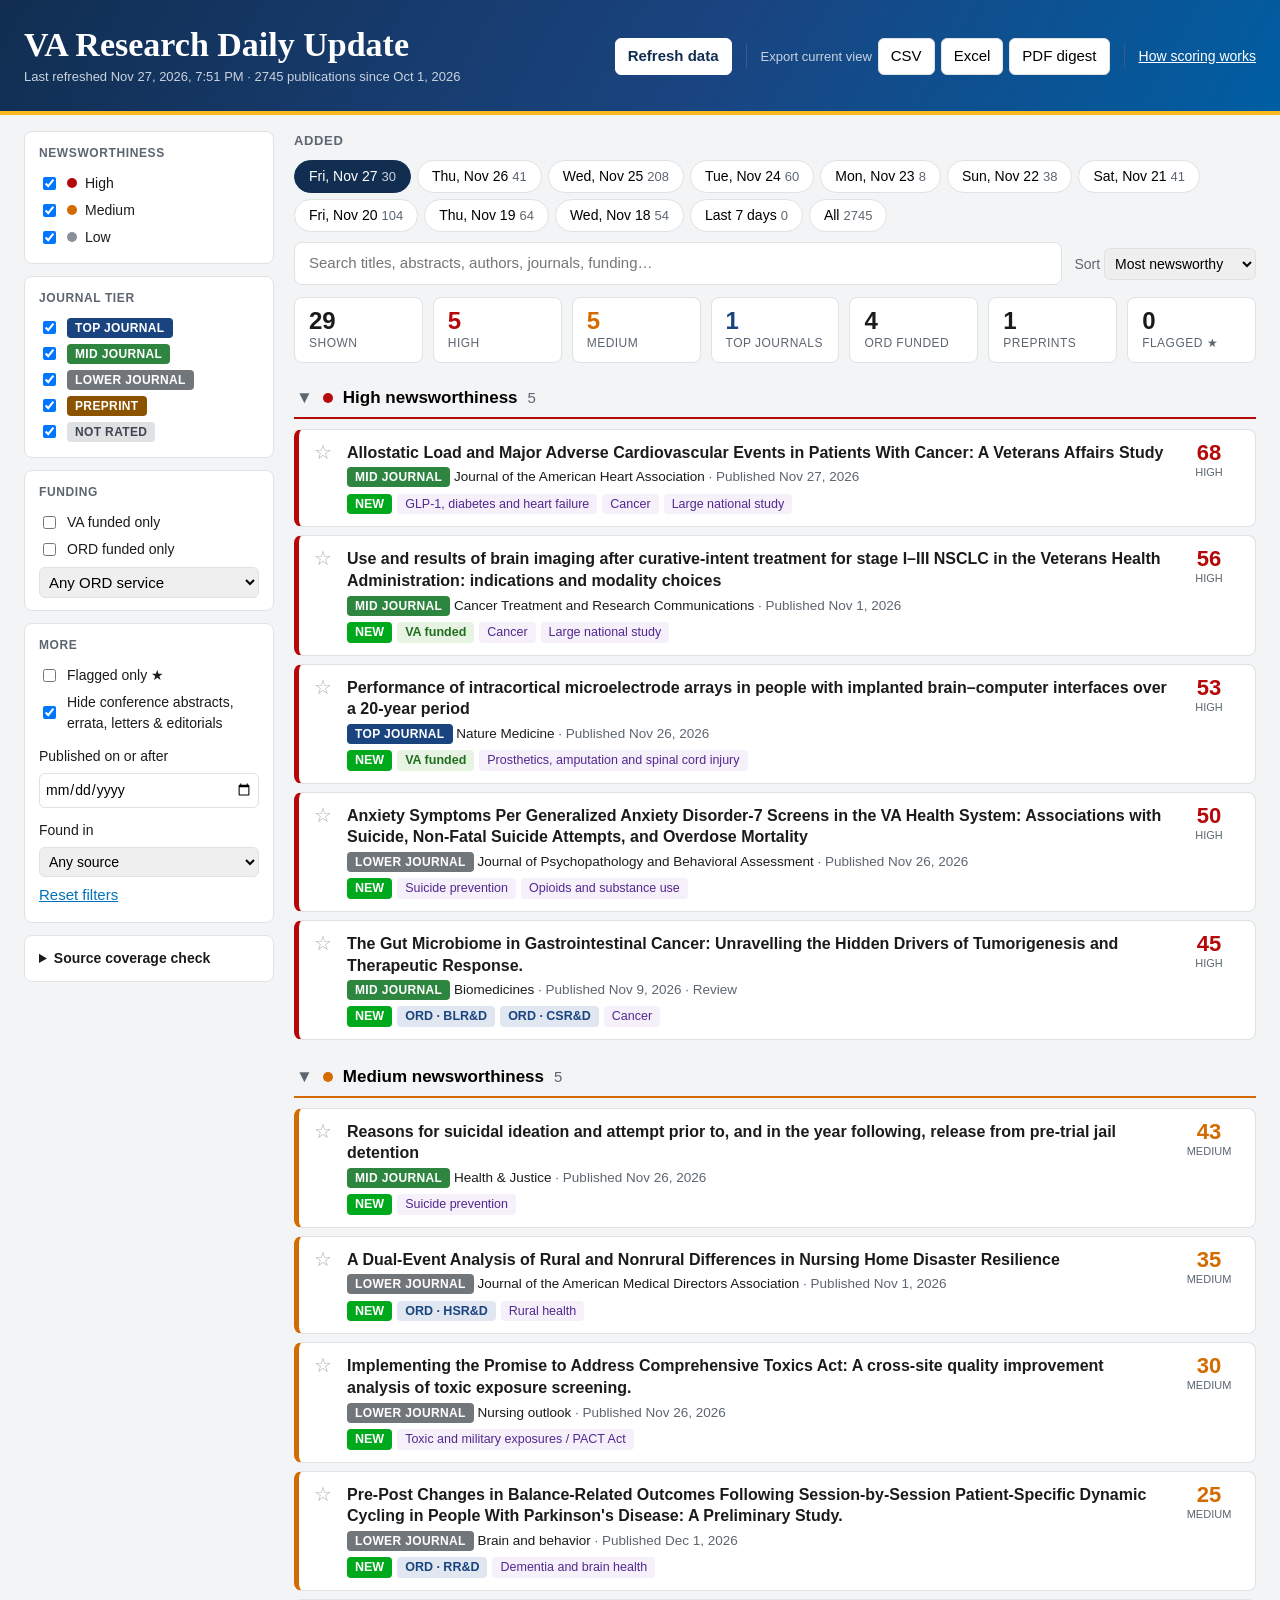
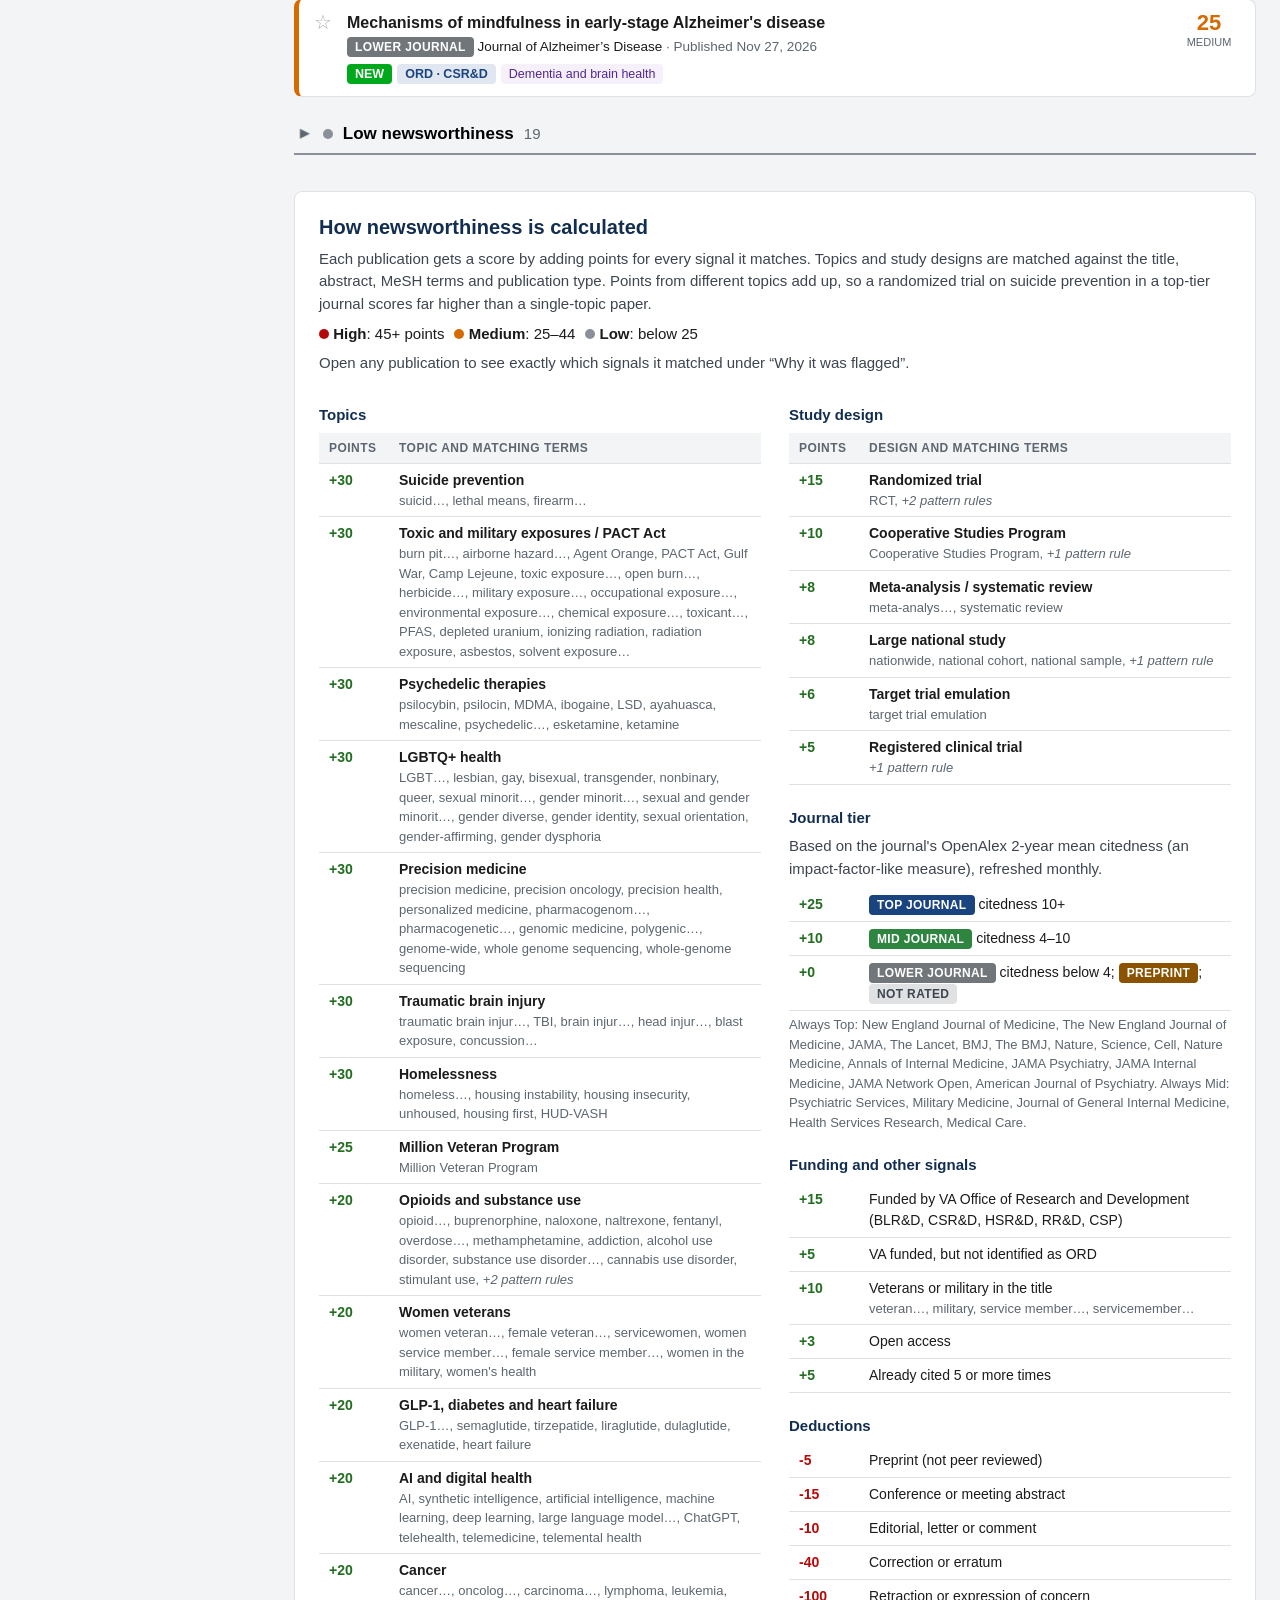
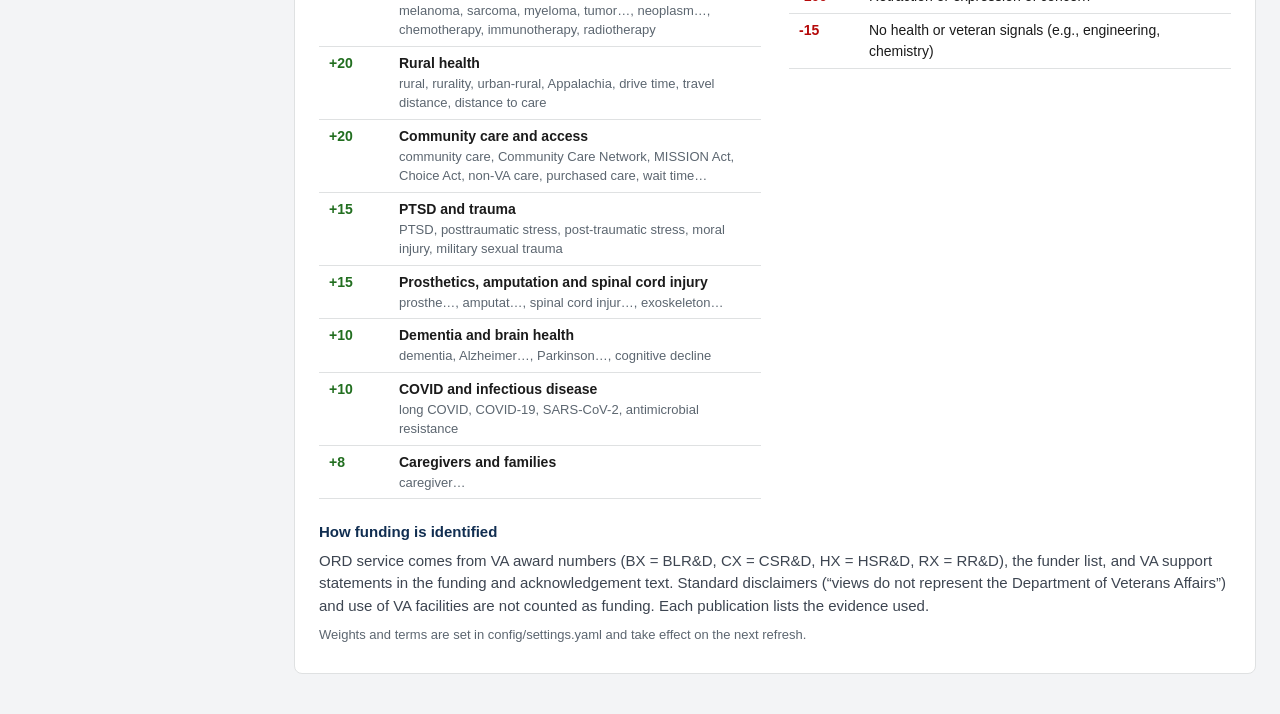
<file: site/index.html>
<!DOCTYPE html>
<html lang="en">
<head>
  <meta charset="utf-8">
  <meta name="viewport" content="width=device-width, initial-scale=1">
  <title>VA Research Daily Update</title>
  <link rel="stylesheet" href="styles.css">
</head>
<body>
  <header class="topbar">
    <div>
      <h1>VA Research Daily Update</h1>
      <p id="meta">Loading…</p>
    </div>
    <div class="actions">
      <button id="refresh" class="primary">Refresh data</button>
      <span class="divider"></span>
      <span class="label">Export current view</span>
      <button data-export="csv">CSV</button>
      <button data-export="xlsx">Excel</button>
      <button data-export="pdf">PDF digest</button>
      <span class="divider"></span>
      <a class="toplink" href="#method">How scoring works</a>
    </div>
  </header>

  <div id="status" class="status" hidden></div>

  <div class="layout">
    <aside class="sidebar">
      <div class="filter-group">
        <h2>Newsworthiness</h2>
        <label><input type="checkbox" name="tier" value="High" checked> <span class="dot High"></span>High</label>
        <label><input type="checkbox" name="tier" value="Medium" checked> <span class="dot Medium"></span>Medium</label>
        <label><input type="checkbox" name="tier" value="Low" checked> <span class="dot Low"></span>Low</label>
      </div>

      <div class="filter-group">
        <h2>Journal tier</h2>
        <label><input type="checkbox" name="jtier" value="Top" checked> <span class="jt Top">Top journal</span></label>
        <label><input type="checkbox" name="jtier" value="Mid" checked> <span class="jt Mid">Mid journal</span></label>
        <label><input type="checkbox" name="jtier" value="Lower" checked> <span class="jt Lower">Lower journal</span></label>
        <label><input type="checkbox" name="jtier" value="Preprint" checked> <span class="jt Preprint">Preprint</span></label>
        <label><input type="checkbox" name="jtier" value="Not rated" checked> <span class="jt NotRated">Not rated</span></label>
      </div>

      <div class="filter-group">
        <h2>Funding</h2>
        <label><input id="vaFunded" type="checkbox"> VA funded only</label>
        <label><input id="ordFunded" type="checkbox"> ORD funded only</label>
        <select id="service" aria-label="ORD service">
          <option value="">Any ORD service</option>
          <option>BLR&amp;D</option>
          <option>CSR&amp;D</option>
          <option>HSR&amp;D</option>
          <option>RR&amp;D</option>
          <option>CSP</option>
          <option>ORD (service not identified)</option>
        </select>
      </div>

      <div class="filter-group">
        <h2>More</h2>
        <label><input id="flaggedOnly" type="checkbox"> Flagged only ★</label>
        <label><input id="hideMinor" type="checkbox" checked> Hide conference abstracts, errata, letters &amp; editorials</label>
        <label class="stack">Published on or after <input id="from" type="date"></label>
        <label class="stack">Found in
          <select id="source">
            <option value="">Any source</option>
            <option value="dimensions">Dimensions export</option>
            <option value="not-dimensions">Not in Dimensions export</option>
            <option value="pubmed">PubMed</option>
            <option value="openalex">OpenAlex</option>
          </select>
        </label>
        <button id="reset" class="link">Reset filters</button>
      </div>

      <details class="filter-group coverage">
        <summary>Source coverage check</summary>
        <div id="coverageBody"></div>
      </details>
    </aside>

    <main>
      <div class="daybar">
        <span class="label">Added</span>
        <div id="days" class="pills"></div>
      </div>
      <div class="searchbar">
        <input id="q" type="search" placeholder="Search titles, abstracts, authors, journals, funding…">
        <label>Sort <select id="sort">
          <option value="score">Most newsworthy</option>
          <option value="pub_date">Newest publication</option>
        </select></label>
      </div>
      <div id="summary" class="summary"></div>
      <div id="sections"></div>
      <section id="method" class="method"></section>
    </main>
  </div>

  <aside id="detail" class="drawer" hidden>
    <button id="closeDetail" class="close" aria-label="Close">×</button>
    <div id="detailBody"></div>
  </aside>

  <script src="app.js"></script>
</body>
</html>
</file>
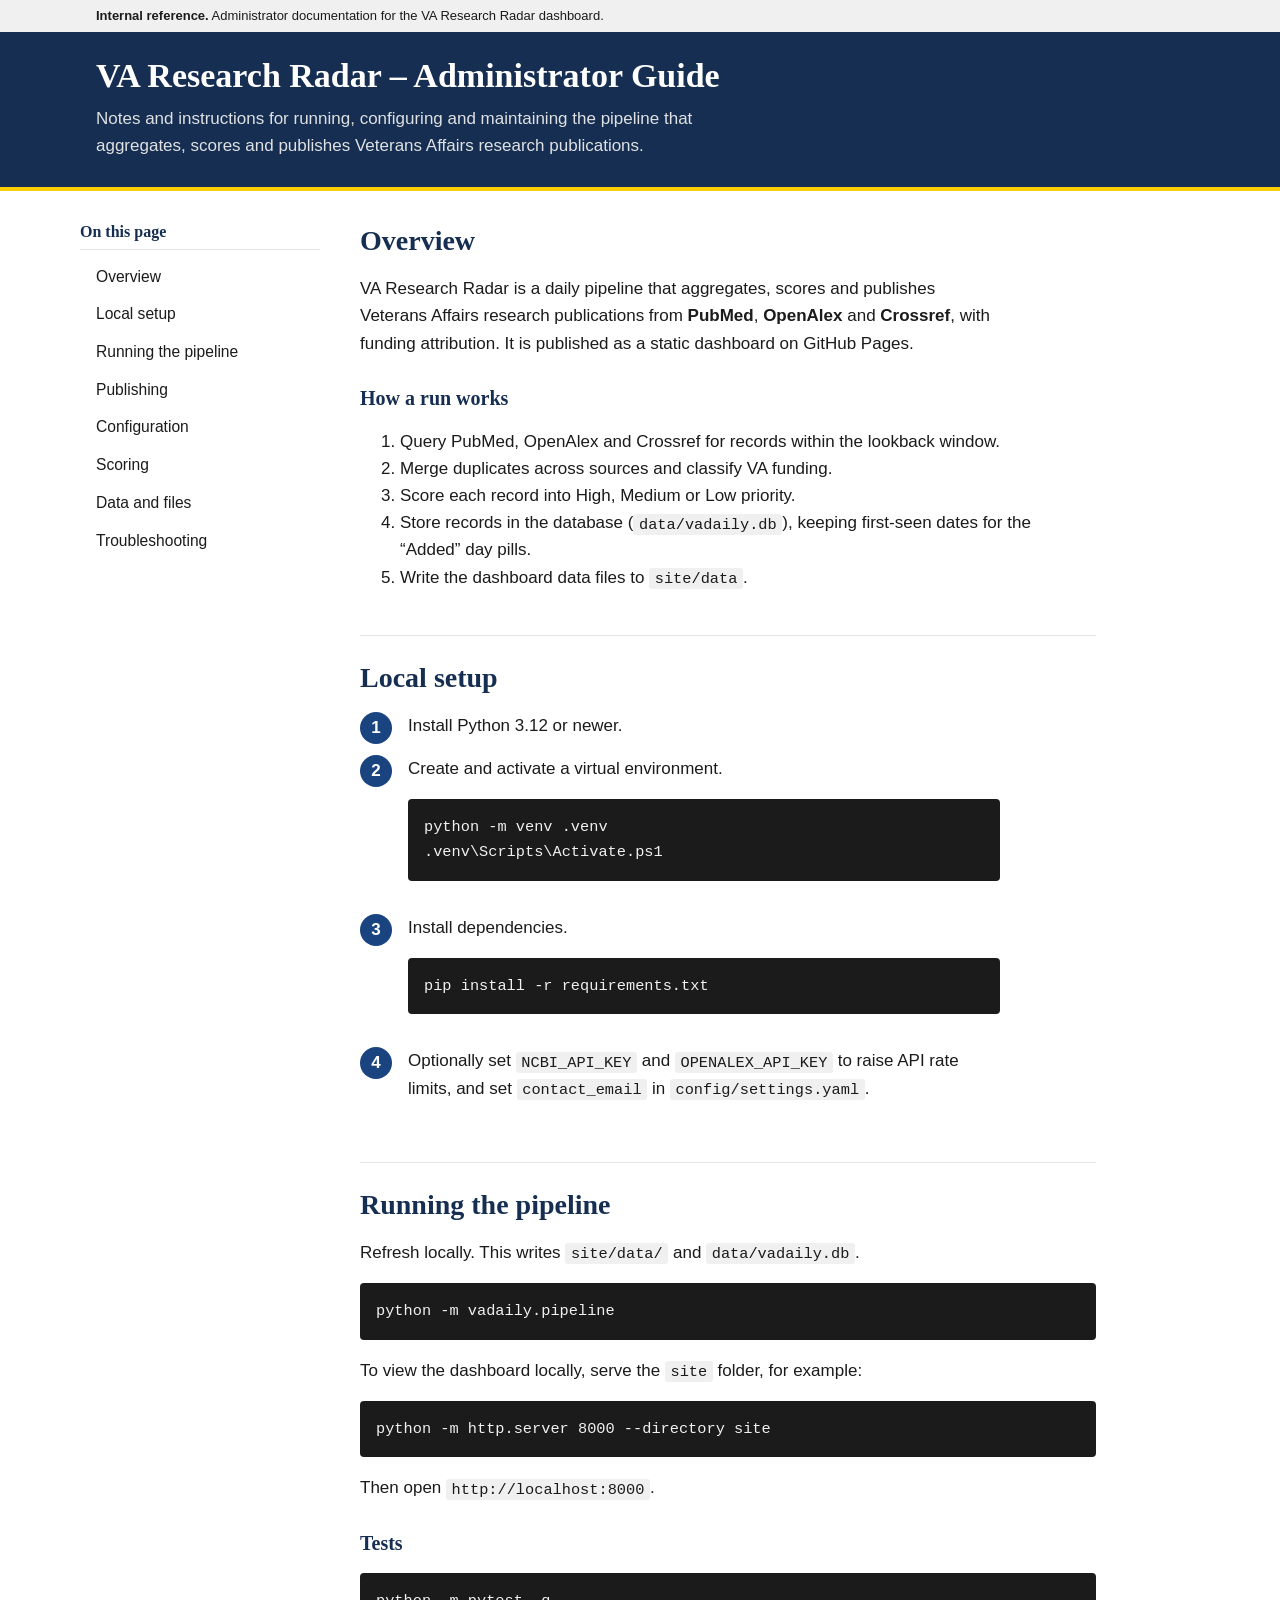
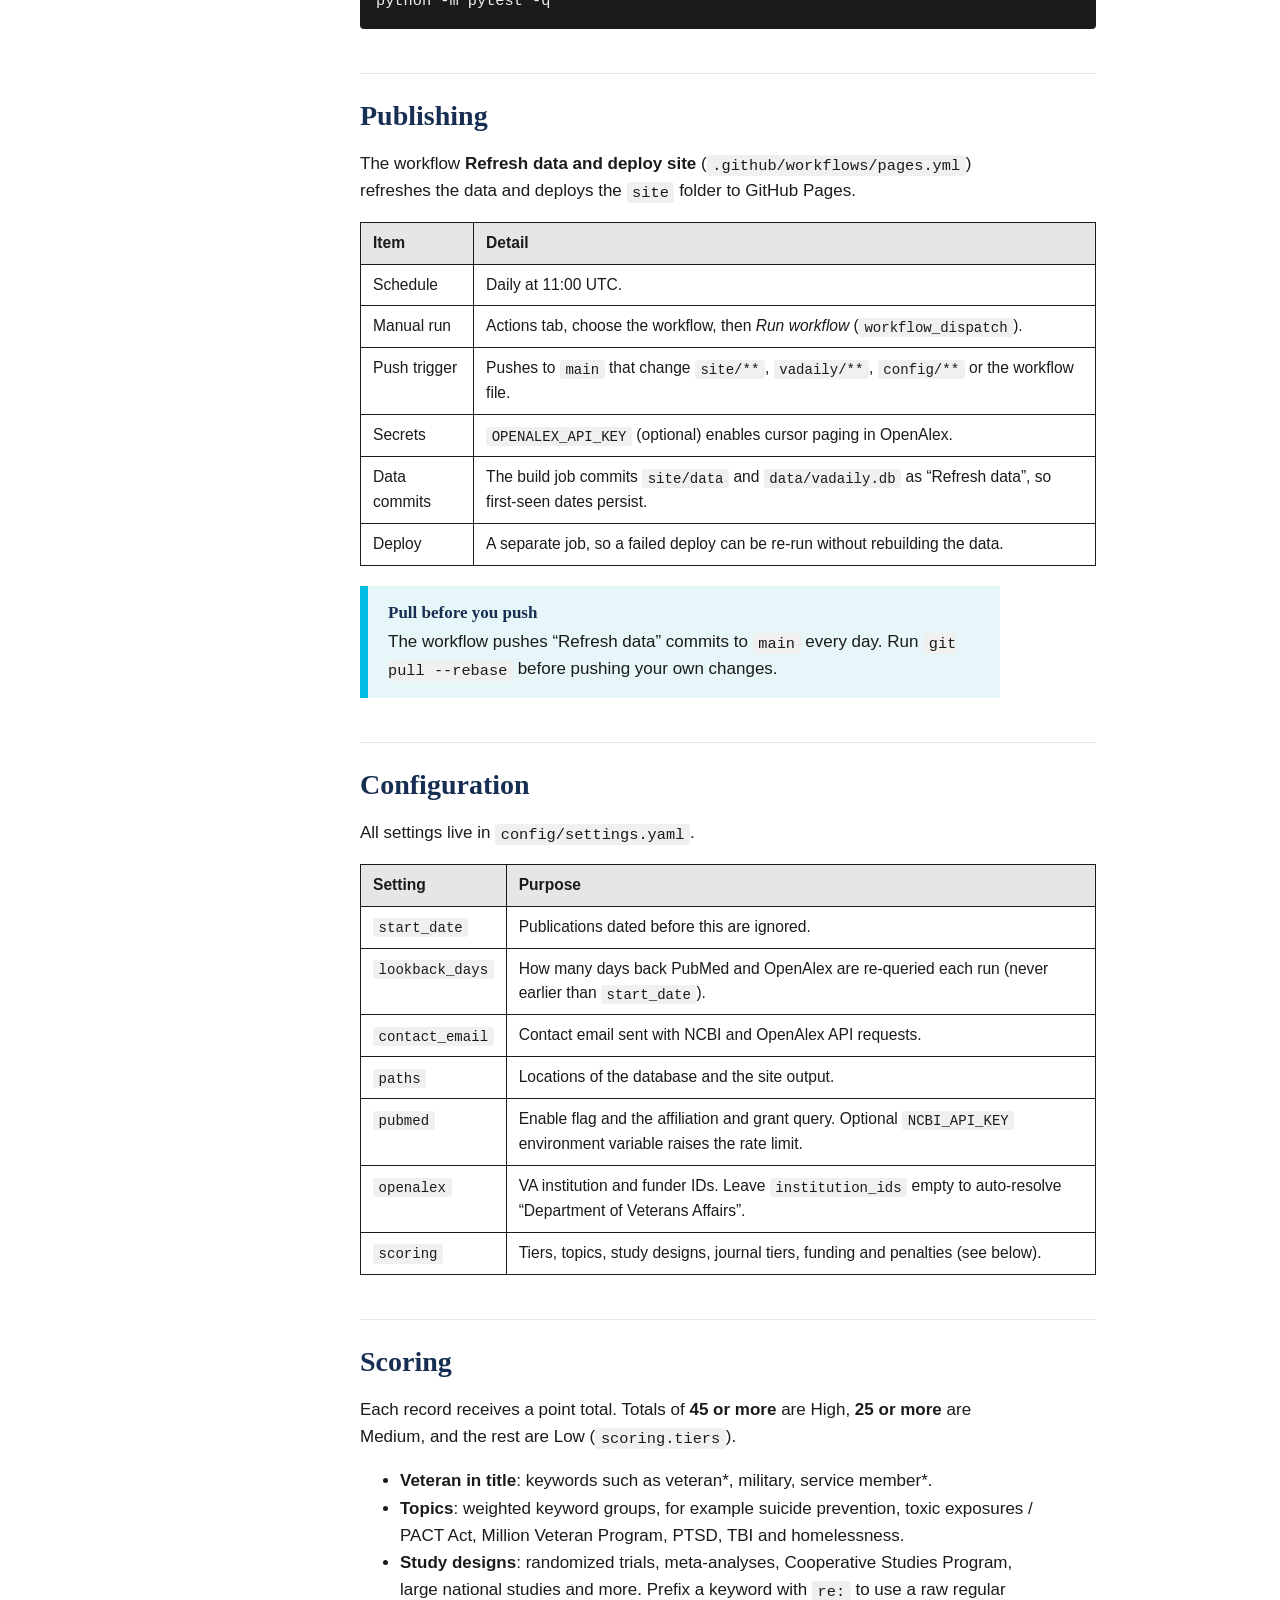
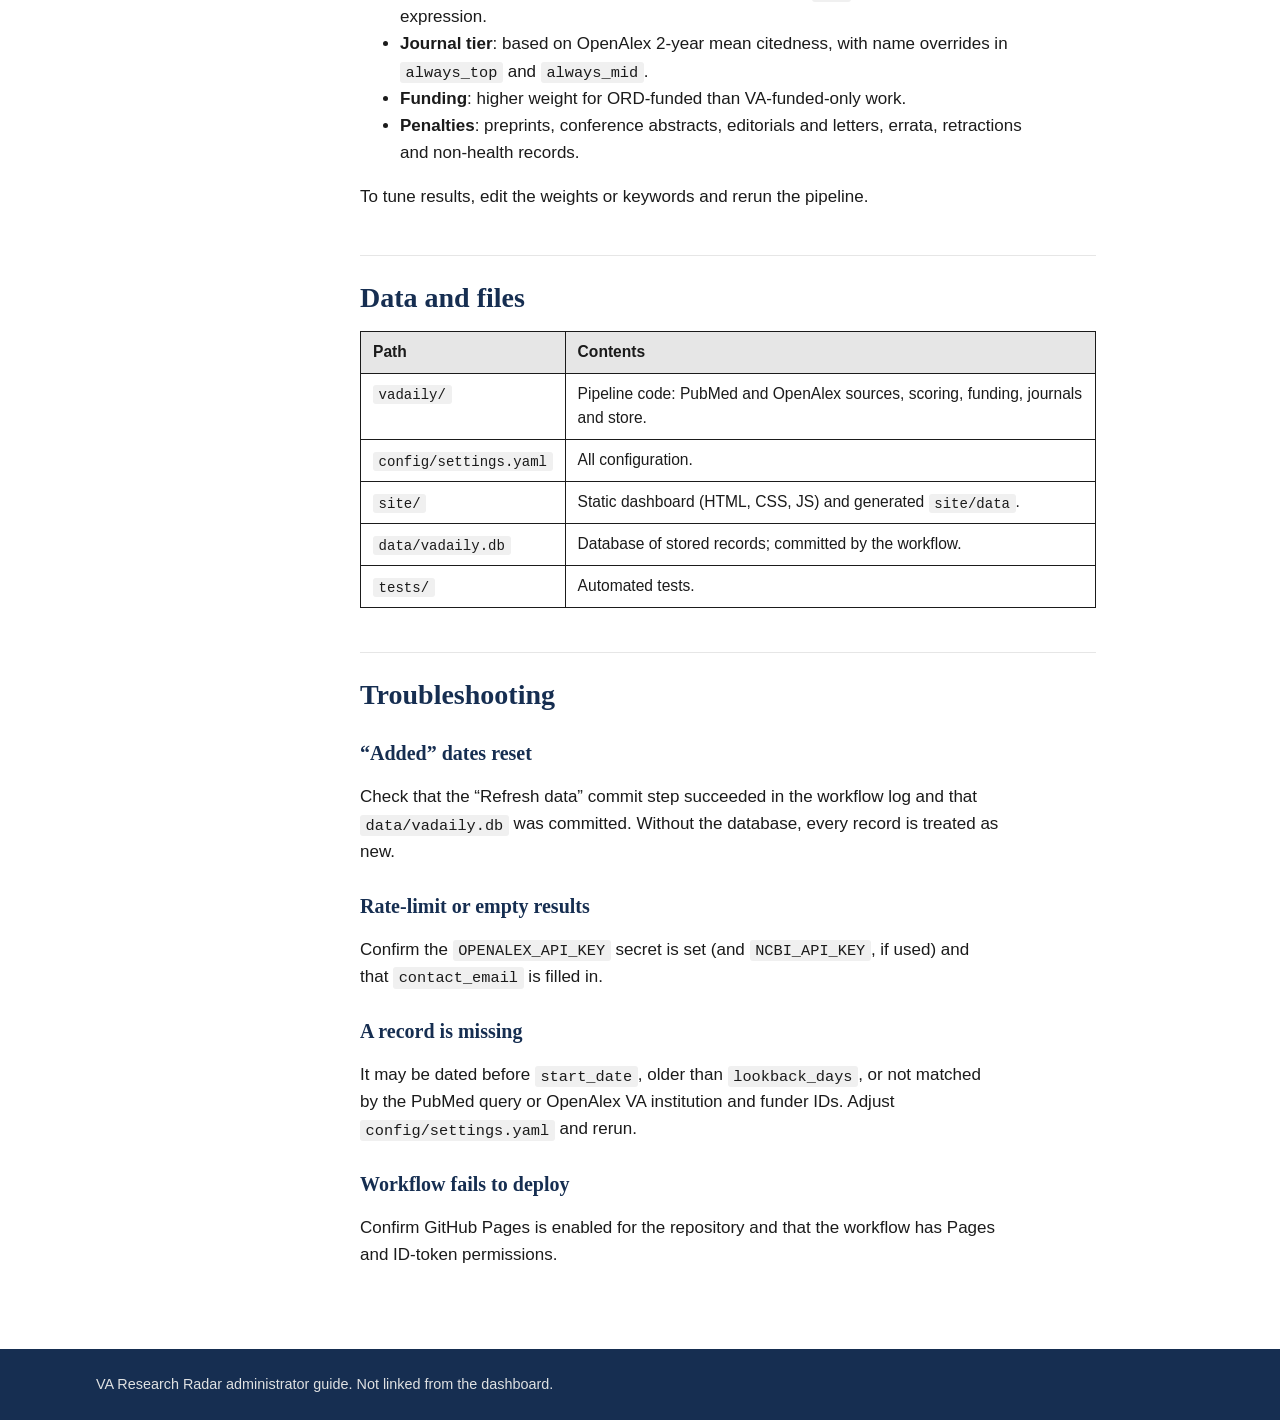
<file: site/admin.html>
<!doctype html>
<html lang="en">
<head>
<meta charset="utf-8">
<meta name="viewport" content="width=device-width, initial-scale=1">
<meta name="robots" content="noindex, nofollow">
<title>VA Research Radar – Administrator Guide</title>
<style>
:root {
  --va-dark: #162e51;
  --va-blue: #005ea2;
  --va-blue-dark: #1a4480;
  --va-gold: #face00;
  --va-gray-5: #f0f0f0;
  --va-gray-10: #e6e6e6;
  --va-gray-30: #adadad;
  --va-gray-60: #565c65;
  --va-ink: #1b1b1b;
  --va-info: #e7f6f8;
  --va-info-bar: #00bde3;
  --va-warn: #faf3d1;
  --va-warn-bar: #ffbe2e;
}
* { box-sizing: border-box; }
html { scroll-behavior: smooth; scroll-padding-top: 1rem; }
body { margin: 0; font: 400 1.0625rem/1.6 "Source Sans Pro", "Source Sans 3", "Helvetica Neue", Helvetica, Arial, sans-serif; color: var(--va-ink); background: #fff; }
.banner { background: var(--va-gray-5); font-size: .8125rem; padding: .35rem 1rem; color: var(--va-ink); }
.banner b { font-weight: 700; }
header.site { background: var(--va-dark); color: #fff; padding: 1.5rem 1rem 1.75rem; border-bottom: 4px solid var(--va-gold); }
.wrap { max-width: 70rem; margin: 0 auto; padding: 0 1rem; }
header.site h1 { font: 700 2.125rem/1.2 Bitter, Georgia, "Times New Roman", serif; margin: 0 0 .5rem; }
header.site p { margin: 0; max-width: 42rem; color: #dfe1e2; }
.layout { display: grid; grid-template-columns: 15rem 1fr; gap: 2.5rem; padding: 2rem 0 4rem; }
nav.side { position: sticky; top: 1rem; align-self: start; font-size: .975rem; }
nav.side h2 { font: 700 1rem Bitter, Georgia, serif; margin: 0 0 .5rem; padding-bottom: .5rem; border-bottom: 1px solid var(--va-gray-10); }
nav.side ul { list-style: none; margin: 0; padding: 0; }
nav.side a { display: block; padding: .4rem .75rem; color: var(--va-ink); text-decoration: none; border-left: 4px solid transparent; }
nav.side a:hover { background: var(--va-gray-5); border-left-color: var(--va-blue); color: var(--va-blue); }
main { min-width: 0; max-width: 46rem; }
h2 { font: 700 1.75rem/1.25 Bitter, Georgia, serif; color: var(--va-dark); margin: 2.75rem 0 .75rem; padding-top: 1.5rem; border-top: 1px solid var(--va-gray-10); }
h2:first-child { margin-top: 0; border-top: 0; padding-top: 0; }
h3 { font: 700 1.25rem/1.3 Bitter, Georgia, serif; color: var(--va-dark); margin: 1.75rem 0 .5rem; }
p, li { max-width: 40rem; }
a { color: var(--va-blue); }
a:visited { color: #4c2c92; }
a:focus-visible, button:focus-visible { outline: 3px solid #2491ff; outline-offset: 2px; }
code { font: .9em Consolas, "Courier New", monospace; background: var(--va-gray-5); padding: .1rem .35rem; border-radius: 3px; }
pre { background: #1b1b1b; color: #f0f0f0; padding: 1rem; border-radius: 4px; overflow-x: auto; line-height: 1.45; }
pre code { background: none; padding: 0; color: inherit; }
.alert { padding: 1rem 1.25rem; margin: 1.25rem 0; border-left: 8px solid var(--va-info-bar); background: var(--va-info); max-width: 40rem; }
.alert.warn { border-left-color: var(--va-warn-bar); background: var(--va-warn); }
.alert h3 { margin: 0 0 .25rem; font-size: 1.0625rem; }
.alert p { margin: 0; }
table { border-collapse: collapse; width: 100%; margin: 1rem 0; font-size: .975rem; }
th, td { border: 1px solid var(--va-ink); padding: .5rem .75rem; text-align: left; vertical-align: top; }
th { background: var(--va-gray-10); }
.steps { counter-reset: s; list-style: none; padding: 0; }
.steps > li { counter-increment: s; position: relative; padding: 0 0 1rem 3rem; }
.steps > li::before { content: counter(s); position: absolute; left: 0; top: 0; width: 2rem; height: 2rem; border-radius: 50%; background: var(--va-blue-dark); color: #fff; font-weight: 700; text-align: center; line-height: 2rem; }
footer { background: var(--va-dark); color: #dfe1e2; padding: 1.5rem 0; font-size: .9rem; }
@media (max-width: 52rem) {
  .layout { grid-template-columns: 1fr; gap: 1rem; }
  nav.side { position: static; }
  header.site h1 { font-size: 1.75rem; }
}
</style>
</head>
<body>
<div class="banner"><div class="wrap"><b>Internal reference.</b> Administrator documentation for the VA Research Radar dashboard.</div></div>
<header class="site">
  <div class="wrap">
    <h1>VA Research Radar – Administrator Guide</h1>
    <p>Notes and instructions for running, configuring and maintaining the pipeline that aggregates, scores and publishes Veterans Affairs research publications.</p>
  </div>
</header>

<div class="wrap layout">
  <nav class="side" aria-label="On this page">
    <h2>On this page</h2>
    <ul>
      <li><a href="#overview">Overview</a></li>
      <li><a href="#setup">Local setup</a></li>
      <li><a href="#running">Running the pipeline</a></li>
      <li><a href="#publishing">Publishing</a></li>
      <li><a href="#config">Configuration</a></li>
      <li><a href="#scoring">Scoring</a></li>
      <li><a href="#data">Data and files</a></li>
      <li><a href="#troubleshooting">Troubleshooting</a></li>
    </ul>
  </nav>

  <main id="main">
    <h2 id="overview">Overview</h2>
    <p>VA Research Radar is a daily pipeline that aggregates, scores and publishes Veterans Affairs research publications from <strong>PubMed</strong>, <strong>OpenAlex</strong> and <strong>Crossref</strong>, with funding attribution. It is published as a static dashboard on GitHub Pages.</p>
    <h3>How a run works</h3>
    <ol>
      <li>Query PubMed, OpenAlex and Crossref for records within the lookback window.</li>
      <li>Merge duplicates across sources and classify VA funding.</li>
      <li>Score each record into High, Medium or Low priority.</li>
      <li>Store records in the database (<code>data/vadaily.db</code>), keeping first-seen dates for the “Added” day pills.</li>
      <li>Write the dashboard data files to <code>site/data</code>.</li>
    </ol>

    <h2 id="setup">Local setup</h2>
    <ol class="steps">
      <li>Install Python 3.12 or newer.</li>
      <li>Create and activate a virtual environment.
<pre><code>python -m venv .venv
.venv\Scripts\Activate.ps1</code></pre></li>
      <li>Install dependencies.
<pre><code>pip install -r requirements.txt</code></pre></li>
      <li>Optionally set <code>NCBI_API_KEY</code> and <code>OPENALEX_API_KEY</code> to raise API rate limits, and set <code>contact_email</code> in <code>config/settings.yaml</code>.</li>
    </ol>

    <h2 id="running">Running the pipeline</h2>
    <p>Refresh locally. This writes <code>site/data/</code> and <code>data/vadaily.db</code>.</p>
<pre><code>python -m vadaily.pipeline</code></pre>
    <p>To view the dashboard locally, serve the <code>site</code> folder, for example:</p>
<pre><code>python -m http.server 8000 --directory site</code></pre>
    <p>Then open <code>http://localhost:8000</code>.</p>
    <h3>Tests</h3>
<pre><code>python -m pytest -q</code></pre>

    <h2 id="publishing">Publishing</h2>
    <p>The workflow <strong>Refresh data and deploy site</strong> (<code>.github/workflows/pages.yml</code>) refreshes the data and deploys the <code>site</code> folder to GitHub Pages.</p>
    <table>
      <thead><tr><th scope="col">Item</th><th scope="col">Detail</th></tr></thead>
      <tbody>
        <tr><td>Schedule</td><td>Daily at 11:00 UTC.</td></tr>
        <tr><td>Manual run</td><td>Actions tab, choose the workflow, then <em>Run workflow</em> (<code>workflow_dispatch</code>).</td></tr>
        <tr><td>Push trigger</td><td>Pushes to <code>main</code> that change <code>site/**</code>, <code>vadaily/**</code>, <code>config/**</code> or the workflow file.</td></tr>
        <tr><td>Secrets</td><td><code>OPENALEX_API_KEY</code> (optional) enables cursor paging in OpenAlex.</td></tr>
        <tr><td>Data commits</td><td>The build job commits <code>site/data</code> and <code>data/vadaily.db</code> as “Refresh data”, so first-seen dates persist.</td></tr>
        <tr><td>Deploy</td><td>A separate job, so a failed deploy can be re-run without rebuilding the data.</td></tr>
      </tbody>
    </table>
    <div class="alert">
      <h3>Pull before you push</h3>
      <p>The workflow pushes “Refresh data” commits to <code>main</code> every day. Run <code>git pull --rebase</code> before pushing your own changes.</p>
    </div>

    <h2 id="config">Configuration</h2>
    <p>All settings live in <code>config/settings.yaml</code>.</p>
    <table>
      <thead><tr><th scope="col">Setting</th><th scope="col">Purpose</th></tr></thead>
      <tbody>
        <tr><td><code>start_date</code></td><td>Publications dated before this are ignored.</td></tr>
        <tr><td><code>lookback_days</code></td><td>How many days back PubMed and OpenAlex are re-queried each run (never earlier than <code>start_date</code>).</td></tr>
        <tr><td><code>contact_email</code></td><td>Contact email sent with NCBI and OpenAlex API requests.</td></tr>
        <tr><td><code>paths</code></td><td>Locations of the database and the site output.</td></tr>
        <tr><td><code>pubmed</code></td><td>Enable flag and the affiliation and grant query. Optional <code>NCBI_API_KEY</code> environment variable raises the rate limit.</td></tr>
        <tr><td><code>openalex</code></td><td>VA institution and funder IDs. Leave <code>institution_ids</code> empty to auto-resolve “Department of Veterans Affairs”.</td></tr>
        <tr><td><code>scoring</code></td><td>Tiers, topics, study designs, journal tiers, funding and penalties (see below).</td></tr>
      </tbody>
    </table>

    <h2 id="scoring">Scoring</h2>
    <p>Each record receives a point total. Totals of <strong>45 or more</strong> are High, <strong>25 or more</strong> are Medium, and the rest are Low (<code>scoring.tiers</code>).</p>
    <ul>
      <li><strong>Veteran in title</strong>: keywords such as veteran*, military, service member*.</li>
      <li><strong>Topics</strong>: weighted keyword groups, for example suicide prevention, toxic exposures / PACT Act, Million Veteran Program, PTSD, TBI and homelessness.</li>
      <li><strong>Study designs</strong>: randomized trials, meta-analyses, Cooperative Studies Program, large national studies and more. Prefix a keyword with <code>re:</code> to use a raw regular expression.</li>
      <li><strong>Journal tier</strong>: based on OpenAlex 2-year mean citedness, with name overrides in <code>always_top</code> and <code>always_mid</code>.</li>
      <li><strong>Funding</strong>: higher weight for ORD-funded than VA-funded-only work.</li>
      <li><strong>Penalties</strong>: preprints, conference abstracts, editorials and letters, errata, retractions and non-health records.</li>
    </ul>
    <p>To tune results, edit the weights or keywords and rerun the pipeline.</p>

    <h2 id="data">Data and files</h2>
    <table>
      <thead><tr><th scope="col">Path</th><th scope="col">Contents</th></tr></thead>
      <tbody>
        <tr><td><code>vadaily/</code></td><td>Pipeline code: PubMed and OpenAlex sources, scoring, funding, journals and store.</td></tr>
        <tr><td><code>config/settings.yaml</code></td><td>All configuration.</td></tr>
        <tr><td><code>site/</code></td><td>Static dashboard (HTML, CSS, JS) and generated <code>site/data</code>.</td></tr>
        <tr><td><code>data/vadaily.db</code></td><td>Database of stored records; committed by the workflow.</td></tr>
        <tr><td><code>tests/</code></td><td>Automated tests.</td></tr>
      </tbody>
    </table>

    <h2 id="troubleshooting">Troubleshooting</h2>
    <h3>“Added” dates reset</h3>
    <p>Check that the “Refresh data” commit step succeeded in the workflow log and that <code>data/vadaily.db</code> was committed. Without the database, every record is treated as new.</p>
    <h3>Rate-limit or empty results</h3>
    <p>Confirm the <code>OPENALEX_API_KEY</code> secret is set (and <code>NCBI_API_KEY</code>, if used) and that <code>contact_email</code> is filled in.</p>
    <h3>A record is missing</h3>
    <p>It may be dated before <code>start_date</code>, older than <code>lookback_days</code>, or not matched by the PubMed query or OpenAlex VA institution and funder IDs. Adjust <code>config/settings.yaml</code> and rerun.</p>
    <h3>Workflow fails to deploy</h3>
    <p>Confirm GitHub Pages is enabled for the repository and that the workflow has Pages and ID-token permissions.</p>
  </main>
</div>

<footer>
  <div class="wrap">VA Research Radar administrator guide. Not linked from the dashboard.</div>
</footer>
</body>
</html>
</file>
<file: site/styles.css>
:root {
  --navy: #112e51;
  --blue: #0071bb;
  --high: #b50909;
  --medium: #d36b00;
  --low: #8a9099;
  --top: #1a4480;
  --mid: #2e8540;
  --lower: #71767a;
  --preprint: #8b5300;
  --border: #dfe1e2;
  --bg: #f3f4f6;
  --text: #1b1b1b;
  --muted: #5c6670;
}
* { box-sizing: border-box; }
body { margin: 0; font: 15px/1.5 "Segoe UI", Arial, sans-serif; color: var(--text); background: var(--bg); }
button, select, input { font: inherit; }
button { border: 1px solid var(--border); background: #fff; padding: 6px 12px; border-radius: 6px; cursor: pointer; }
button:hover { border-color: var(--blue); }
button:disabled { opacity: .5; cursor: default; }
button.primary { background: #fff; color: var(--navy); font-weight: 600; border-color: #fff; }
button.link { border: 0; background: none; color: var(--blue); padding: 4px 0; text-decoration: underline; }

/* Top bar */
.topbar { position: relative; overflow: hidden; display: flex; justify-content: space-between; align-items: center; flex-wrap: wrap; gap: 12px;
  padding: 26px 24px 24px; color: #fff; border-bottom: 4px solid #fdb81e;
  background: linear-gradient(120deg, #112e51 0%, #1a4480 55%, #005ea2 100%); }
.topbar .ring-bg { position: absolute; right: -90px; top: 50%; width: 420px; height: 420px; transform: translateY(-50%); border-radius: 50%;
  background: repeating-radial-gradient(circle, transparent 0 38px, rgba(255,255,255,.09) 39px 40px), conic-gradient(from 0deg, rgba(253,184,30,.28), transparent 25%);
  pointer-events: none; }
.topbar .brand, .topbar .actions { position: relative; }
.topbar .brand { display: flex; align-items: center; gap: 18px; }
.topbar .mark { width: 72px; height: 72px; flex: none; }
.topbar .eyebrow { font-size: 12px; letter-spacing: .12em; text-transform: uppercase; color: #fdb81e; font-weight: 600; }
.topbar h1 { margin: 0; font: 700 34px/1.1 "Bitter", Georgia, serif; }
.topbar .tagline { font-size: 14px; color: #dce4ef; margin-top: 2px; }
.topbar p { margin: 4px 0 0; color: #c9d3df; font-size: 13px; }
.topbar .toplink { color: #fff; }
.card-affil { font-size: 12.5px; color: var(--muted); margin-top: 2px; }
.card-affil strong { color: var(--text); font-weight: 600; }
.affils { padding-left: 22px; font-size: 13px; margin: 4px 0; }
.affils li { margin-bottom: 3px; }
.actions { display: flex; align-items: center; gap: 6px; flex-wrap: wrap; }
.actions .label { color: #c9d3df; font-size: 13px; }
.divider { width: 1px; height: 24px; background: #3d5a80; margin: 0 8px; }
.status { margin: 12px 24px 0; padding: 10px 14px; border-radius: 6px; background: #e7f6f8; border: 1px solid #99deea; white-space: pre-wrap; }
.status.error { background: #fdf0ef; border-color: #f2a39b; }

/* Layout */
.layout { display: grid; grid-template-columns: 250px 1fr; gap: 20px; padding: 16px 24px 40px; max-width: 1400px; margin: 0 auto; }
@media (max-width: 900px) { .layout { grid-template-columns: 1fr; } }

/* Sidebar */
.sidebar { align-self: start; position: sticky; top: 16px; max-height: calc(100vh - 32px); overflow-y: auto; }
.filter-group { background: #fff; border: 1px solid var(--border); border-radius: 8px; padding: 12px 14px; margin-bottom: 12px; }
.filter-group h2 { font-size: 12px; text-transform: uppercase; letter-spacing: .05em; color: var(--muted); margin: 0 0 8px; }
.filter-group label { display: flex; align-items: center; gap: 8px; padding: 3px 0; font-size: 14px; cursor: pointer; }
.filter-group label.stack { flex-direction: column; align-items: stretch; gap: 2px; margin-top: 6px; }
.filter-group select, .filter-group input[type=date] { width: 100%; padding: 5px; border: 1px solid var(--border); border-radius: 6px; margin-top: 4px; }
.coverage summary { cursor: pointer; font-weight: 600; font-size: 14px; }
.coverage table { font-size: 13px; border-collapse: collapse; margin-top: 8px; }
.coverage td { padding: 2px 6px 2px 0; vertical-align: top; }
.coverage p, .coverage ul { font-size: 12px; color: var(--muted); }

/* Day pills and search */
.daybar { display: flex; align-items: center; gap: 10px; flex-wrap: wrap; margin-bottom: 10px; }
.daybar .label { font-weight: 600; color: var(--muted); font-size: 13px; text-transform: uppercase; letter-spacing: .05em; }
.pills { display: flex; gap: 6px; flex-wrap: wrap; }
.pill { border-radius: 999px; padding: 5px 14px; font-size: 14px; }
.pill .n { color: var(--muted); margin-left: 4px; font-size: 13px; }
.pill.active { background: var(--navy); color: #fff; border-color: var(--navy); }
.pill.active .n { color: #c9d3df; }
.searchbar { display: flex; gap: 12px; align-items: center; margin-bottom: 12px; }
.searchbar input { flex: 1; padding: 9px 14px; border: 1px solid var(--border); border-radius: 8px; font-size: 15px; }
.searchbar label { font-size: 14px; color: var(--muted); white-space: nowrap; }
.searchbar select { padding: 6px; border: 1px solid var(--border); border-radius: 6px; }

/* Summary strip */
.summary { display: grid; grid-template-columns: repeat(auto-fit, minmax(120px, 1fr)); gap: 10px; margin-bottom: 16px; }
.stat { background: #fff; border: 1px solid var(--border); border-radius: 8px; padding: 10px 14px; }
.stat .num { font-size: 24px; font-weight: 700; line-height: 1.1; }
.stat .lbl { font-size: 12px; color: var(--muted); text-transform: uppercase; letter-spacing: .04em; }
.stat.High .num { color: var(--high); }
.stat.Medium .num { color: var(--medium); }
.stat.Top .num { color: var(--top); }

/* Tier sections */
.group { margin-bottom: 18px; }
.group-head { display: flex; align-items: center; gap: 10px; width: 100%; text-align: left; background: none; border: 0;
  border-bottom: 2px solid var(--border); border-radius: 0; padding: 6px 2px; font-size: 17px; font-weight: 700; }
.group-head .chev { transition: transform .15s; color: var(--muted); }
.group.collapsed .chev { transform: rotate(-90deg); }
.group.collapsed .cards, .group.collapsed .more { display: none; }
.group-head .count { font-weight: 400; color: var(--muted); font-size: 15px; }
.group-head.High { border-color: var(--high); }
.group-head.Medium { border-color: var(--medium); }
.group-head.Low { border-color: var(--low); }
.cards { display: flex; flex-direction: column; gap: 8px; margin-top: 10px; }
.more { margin: 10px 0 0; }

/* Cards */
.card { display: grid; grid-template-columns: 32px 1fr 64px; gap: 8px; background: #fff; border: 1px solid var(--border);
  border-left: 5px solid var(--low); border-radius: 8px; padding: 12px 14px 12px 8px; cursor: pointer; }
.card:hover { box-shadow: 0 2px 8px rgba(0,0,0,.08); border-color: #c6cace; }
.card.High { border-left-color: var(--high); }
.card.Medium { border-left-color: var(--medium); }
.card.flagged { background: #fffbea; }
.flag { border: 0; background: none; font-size: 20px; line-height: 1; padding: 0; color: #a9aeb1; align-self: start; }
.flag[aria-pressed=true] { color: #e5a000; }
.card-title { font-size: 16px; font-weight: 600; line-height: 1.35; margin-bottom: 4px; }
.card-meta { font-size: 13.5px; color: var(--muted); margin-bottom: 6px; }
.card-meta .journal { color: var(--text); font-weight: 500; }
.card-preview { margin: 0 0 8px; font-size: 13.5px; line-height: 1.45; color: var(--text); }
.card-tags { display: flex; flex-wrap: wrap; gap: 5px; }
.card-score { text-align: center; align-self: start; }
.card-score .num { font-size: 22px; font-weight: 700; line-height: 1; }
.card-score .lbl { font-size: 11px; text-transform: uppercase; color: var(--muted); }
.card.High .card-score .num { color: var(--high); }
.card.Medium .card-score .num { color: var(--medium); }
.card.Low .card-score .num { color: var(--low); }

/* Badges */
.tag { display: inline-block; padding: 1px 8px; border-radius: 4px; font-size: 12.5px; background: #f0f0f0; color: #3d4551; white-space: nowrap; }
.tag.ord { background: #e1e7f1; color: var(--top); font-weight: 600; }
.tag.va { background: #e7f4e4; color: #216e1f; font-weight: 600; }
.tag.new { background: #00a91c; color: #fff; font-weight: 700; }
.tag.preprint { background: #fef0c8; color: var(--preprint); font-weight: 700; border: 1px solid #ffbe2e; }
.tag.warn { background: #fdf0ef; color: #b50909; font-weight: 700; }
.tag.topic { background: #f5f0fa; color: #54278f; }
.jt { display: inline-block; padding: 1px 8px; border-radius: 4px; font-size: 12px; font-weight: 700; color: #fff; text-transform: uppercase; letter-spacing: .03em; }
.jt.Top { background: var(--top); }
.jt.Mid { background: var(--mid); }
.jt.Lower { background: var(--lower); }
.jt.Preprint { background: var(--preprint); }
.jt.NotRated { background: #dfe1e2; color: #3d4551; }
.dot { width: 10px; height: 10px; border-radius: 50%; display: inline-block; }
.dot.High { background: var(--high); }
.dot.Medium { background: var(--medium); }
.dot.Low { background: var(--low); }
.empty { background: #fff; border: 1px dashed var(--border); border-radius: 8px; padding: 30px; text-align: center; color: var(--muted); }

/* Detail drawer */
.drawer { position: fixed; top: 0; right: 0; width: min(680px, 100%); height: 100%; overflow-y: auto; background: #fff;
  box-shadow: -4px 0 20px rgba(0,0,0,.2); padding: 20px 26px 40px; z-index: 10; }
.drawer h2 { margin: 8px 0; font-size: 20px; line-height: 1.3; padding-right: 30px; }
.drawer h3 { font-size: 13px; text-transform: uppercase; letter-spacing: .05em; margin: 20px 0 6px; color: var(--navy); }
.drawer .close { position: absolute; top: 12px; right: 14px; font-size: 22px; line-height: 1; padding: 2px 10px; }
.drawer ul { padding-left: 18px; margin: 4px 0; }
.drawer li { margin: 3px 0; }
.drawer .abstract { white-space: pre-wrap; }
.drawer a { color: var(--blue); word-break: break-all; }
.drawer .muted { color: var(--muted); font-size: 13px; }
.drawer .facts { display: grid; grid-template-columns: 140px 1fr; gap: 4px 12px; font-size: 14px; }
.drawer .facts dt { color: var(--muted); }
.drawer .facts dd { margin: 0; }

/* Scoring explainer */
.toplink { color: #fff; font-size: 14px; }
.method { margin-top: 36px; background: #fff; border: 1px solid var(--border); border-radius: 8px; padding: 20px 24px; scroll-margin-top: 90px; }
.method h2 { margin: 0 0 6px; font-size: 20px; color: var(--navy); }
.method h3 { margin: 22px 0 6px; font-size: 15px; color: var(--navy); }
.method p { margin: 4px 0 8px; color: #3d4551; }
.method table { border-collapse: collapse; width: 100%; font-size: 14px; }
.method th, .method td { text-align: left; padding: 6px 10px; border-bottom: 1px solid var(--border); vertical-align: top; }
.method th { background: #f3f4f6; font-size: 12px; text-transform: uppercase; letter-spacing: .04em; color: var(--muted); }
.method td.pts { font-weight: 700; white-space: nowrap; width: 70px; }
.method td.pts.pos { color: #216e1f; }
.method td.pts.neg { color: var(--high); }
.method .kw { color: var(--muted); font-size: 13px; }
.method .tierline { display: flex; gap: 10px; flex-wrap: wrap; margin: 6px 0; }
.method .grid2 { display: grid; grid-template-columns: repeat(auto-fit, minmax(320px, 1fr)); gap: 0 28px; }
</file>
